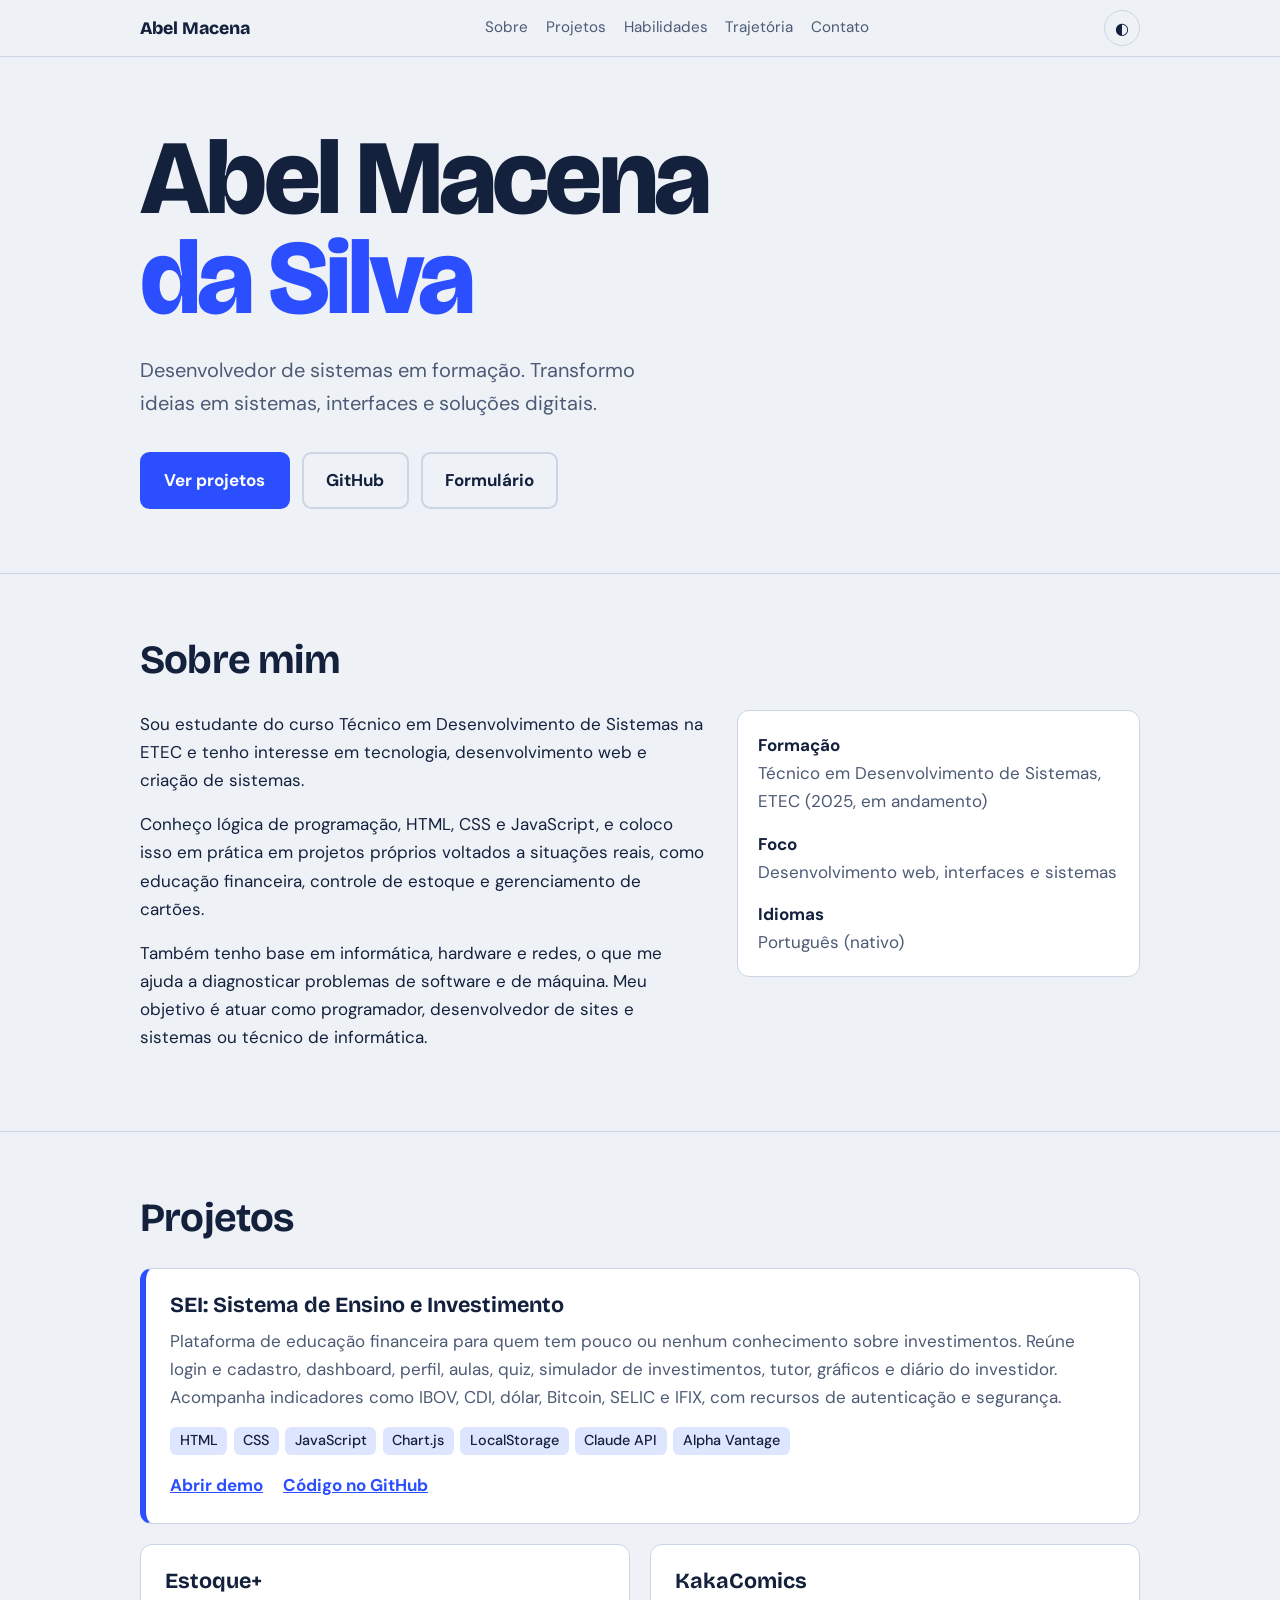
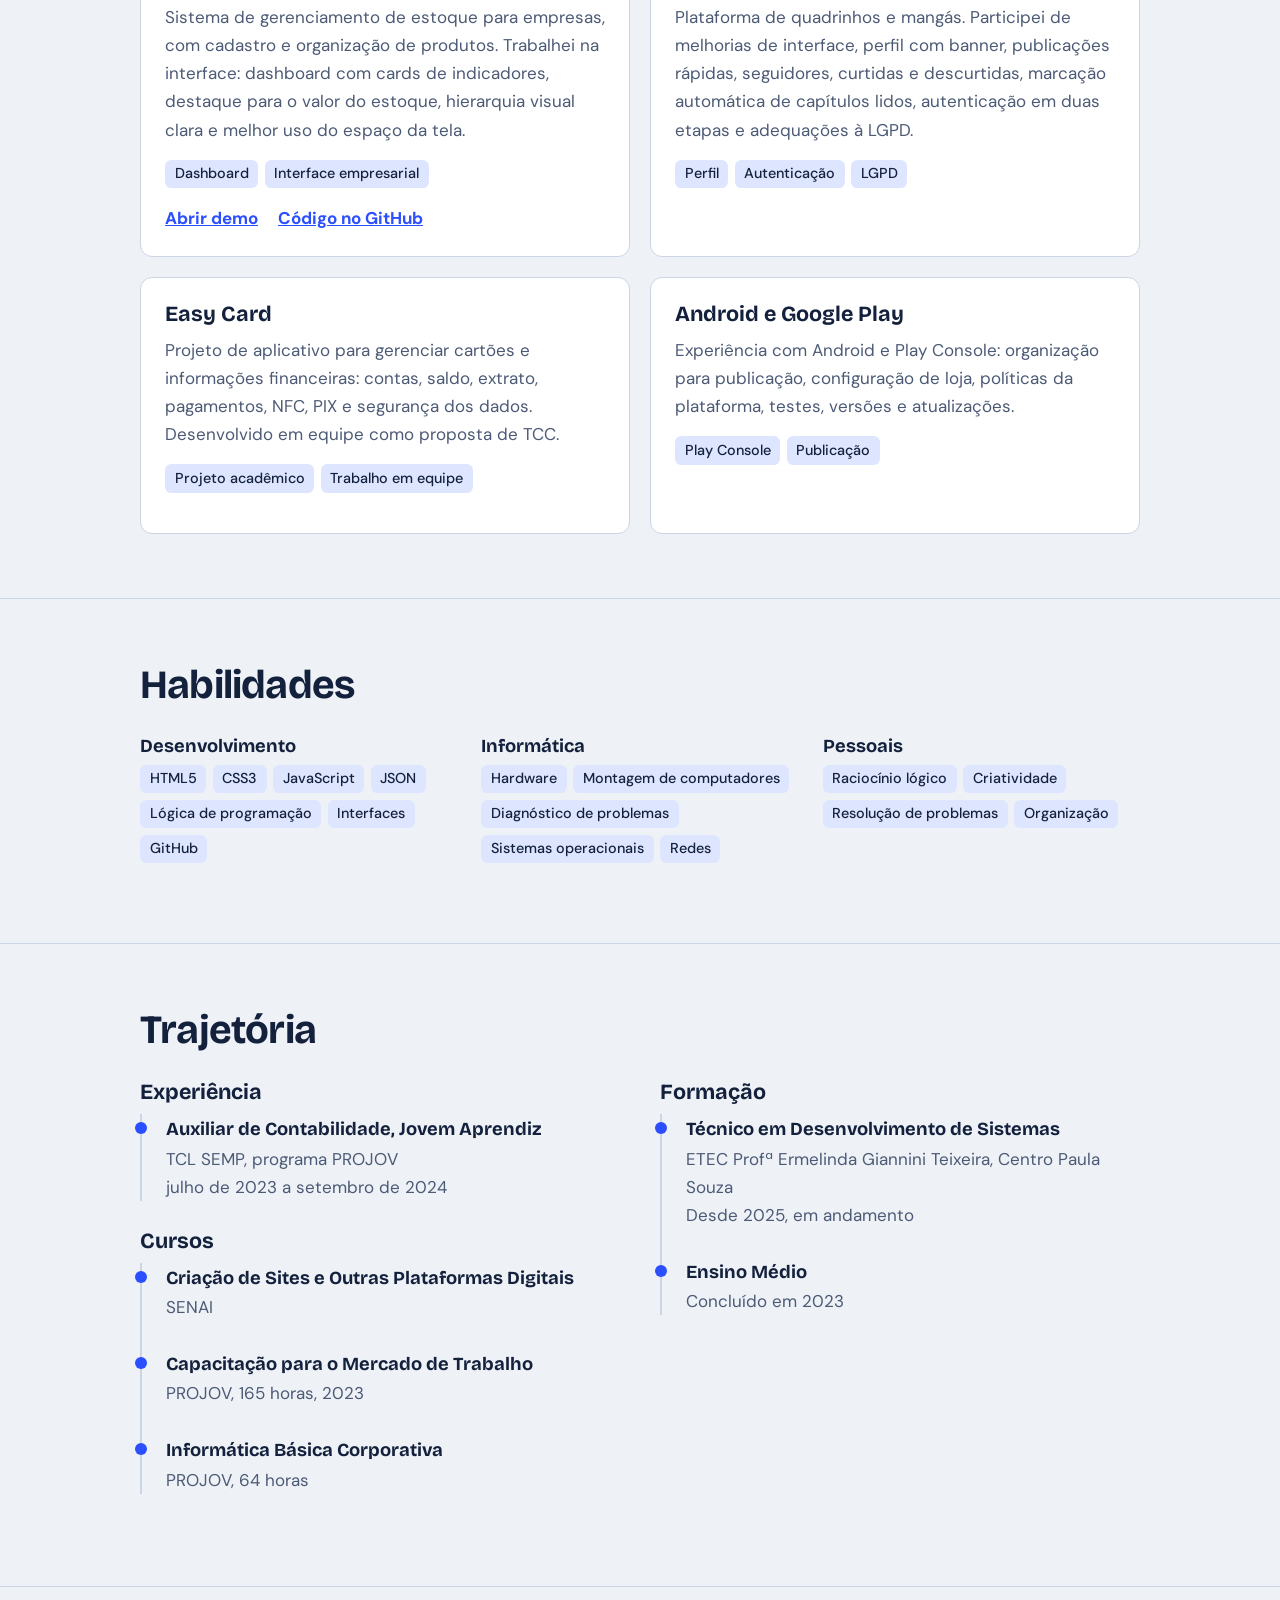
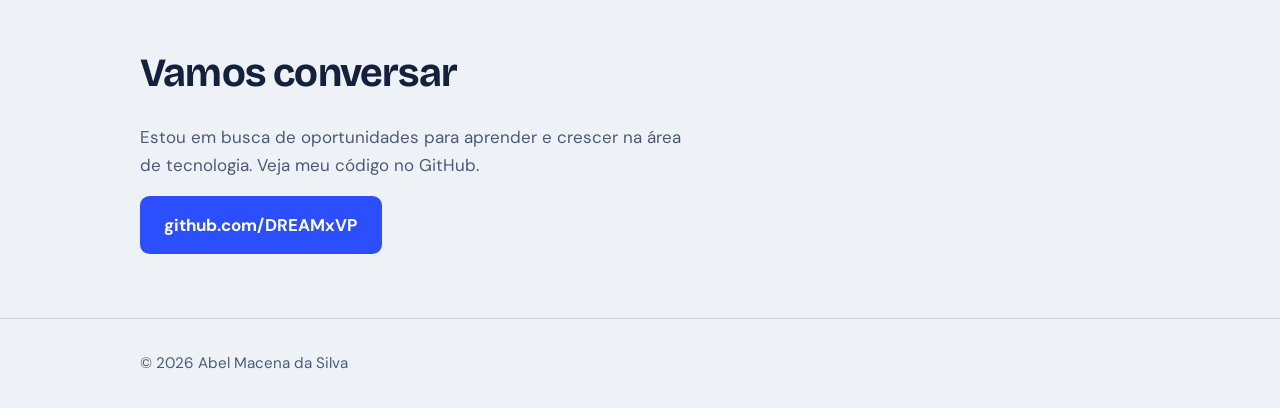
<file: index.html>
<!DOCTYPE html>
<html lang="pt-BR">
<head>
  <meta charset="utf-8">
  <meta name="viewport" content="width=device-width, initial-scale=1, viewport-fit=cover">
  <meta name="description" content="Abel Macena da Silva | Desenvolvedor de Sistemas em formação. Transformo ideias em sistemas, interfaces e soluções digitais.">
  <meta name="theme-color" content="#2B4EFF">

  <meta property="og:title" content="Abel Macena da Silva | Desenvolvedor de Sistemas">
  <meta property="og:description" content="Desenvolvedor de sistemas em formação. Transformo ideias em sistemas, interfaces e soluções digitais.">
  <meta property="og:type" content="website">
  <meta property="og:url" content="https://dreamxvp.github.io">

  <title>Abel Macena da Silva | Desenvolvedor de Sistemas em formação</title>

  <link rel="preconnect" href="https://fonts.googleapis.com">
  <link rel="preconnect" href="https://fonts.gstatic.com" crossorigin>
  <link href="https://fonts.googleapis.com/css2?family=Bricolage+Grotesque:wght@500;700;800&family=DM+Sans:wght@400;500;700&display=swap" rel="stylesheet">

  <link rel="stylesheet" href="./css/style.css">
</head>
<body>
<header class="nav">
  <div class="wrap">
    <a class="logo" href="#topo">Abel Macena</a>
    <nav aria-label="Seções">
      <a href="#sobre">Sobre</a>
      <a href="#projetos">Projetos</a>
      <a href="#habilidades">Habilidades</a>
      <a href="#trajetoria">Trajetória</a>
      <a href="#contato">Contato</a>
    </nav>
    <button id="theme" aria-label="Alternar tema claro e escuro">◐</button>
  </div>
</header>

<main id="topo">
  <div class="hero">
    <div class="wrap">
      <h1>Abel Macena <span>da Silva</span></h1>
      <p class="lead">Desenvolvedor de sistemas em formação. Transformo ideias em sistemas, interfaces e soluções digitais.</p>
      <div class="btns">
        <a class="btn p" href="#projetos">Ver projetos</a>
        <a class="btn s" href="https://github.com/DREAMxVP" target="_blank" rel="noopener">GitHub</a>
        <a class="btn s" href="Formulario.html" target="_blank" rel="noopener">Formulário</a>
      </div>
    </div>
  </div>

  <section id="sobre">
    <div class="wrap">
      <h2>Sobre mim</h2>
      <div class="about">
        <div>
          <p>Sou estudante do curso Técnico em Desenvolvimento de Sistemas na ETEC e tenho interesse em tecnologia, desenvolvimento web e criação de sistemas.</p>
          <p>Conheço lógica de programação, HTML, CSS e JavaScript, e coloco isso em prática em projetos próprios voltados a situações reais, como educação financeira, controle de estoque e gerenciamento de cartões.</p>
          <p>Também tenho base em informática, hardware e redes, o que me ajuda a diagnosticar problemas de software e de máquina. Meu objetivo é atuar como programador, desenvolvedor de sites e sistemas ou técnico de informática.</p>
        </div>
        <dl class="facts">
          <dt>Formação</dt>
          <dd>Técnico em Desenvolvimento de Sistemas, ETEC (2025, em andamento)</dd>
          <dt>Foco</dt>
          <dd>Desenvolvimento web, interfaces e sistemas</dd>
          <dt>Idiomas</dt>
          <dd>Português (nativo)</dd>
        </dl>
      </div>
    </div>
  </section>

  <section id="projetos">
    <div class="wrap">
      <h2>Projetos</h2>
      <div class="proj">
        <article class="card big">
          <h3>SEI: Sistema de Ensino e Investimento</h3>
          <p>Plataforma de educação financeira para quem tem pouco ou nenhum conhecimento sobre investimentos. Reúne login e cadastro, dashboard, perfil, aulas, quiz, simulador de investimentos, tutor, gráficos e diário do investidor. Acompanha indicadores como IBOV, CDI, dólar, Bitcoin, SELIC e IFIX, com recursos de autenticação e segurança.</p>
          <ul class="tags">
            <li>HTML</li>
            <li>CSS</li>
            <li>JavaScript</li>
            <li>Chart.js</li>
            <li>LocalStorage</li>
            <li>Claude API</li>
            <li>Alpha Vantage</li>
          </ul>
          <div class="links">
            <a href="https://dreamxvp.github.io/SEI-Sistema-de-Ensino-e-Investimento/" target="_blank" rel="noopener">Abrir demo</a>
            <a href="https://github.com/DREAMxVP/SEI-Sistema-de-Ensino-e-Investimento" target="_blank" rel="noopener">Código no GitHub</a>
          </div>
        </article>
        <article class="card">
          <h3>Estoque+</h3>
          <p>Sistema de gerenciamento de estoque para empresas, com cadastro e organização de produtos. Trabalhei na interface: dashboard com cards de indicadores, destaque para o valor do estoque, hierarquia visual clara e melhor uso do espaço da tela.</p>
          <ul class="tags">
            <li>Dashboard</li>
            <li>Interface empresarial</li>
          </ul>
          <div class="links">
            <a href="https://dreamxvp.github.io/DOC-ESTOQUE-/" target="_blank" rel="noopener">Abrir demo</a>
            <a href="https://github.com/DREAMxVP/DOC-ESTOQUE-" target="_blank" rel="noopener">Código no GitHub</a>
          </div>
        </article>
        <article class="card">
          <h3>KakaComics</h3>
          <p>Plataforma de quadrinhos e mangás. Participei de melhorias de interface, perfil com banner, publicações rápidas, seguidores, curtidas e descurtidas, marcação automática de capítulos lidos, autenticação em duas etapas e adequações à LGPD.</p>
          <ul class="tags">
            <li>Perfil</li>
            <li>Autenticação</li>
            <li>LGPD</li>
          </ul>
        </article>
        <article class="card">
          <h3>Easy Card</h3>
          <p>Projeto de aplicativo para gerenciar cartões e informações financeiras: contas, saldo, extrato, pagamentos, NFC, PIX e segurança dos dados. Desenvolvido em equipe como proposta de TCC.</p>
          <ul class="tags">
            <li>Projeto acadêmico</li>
            <li>Trabalho em equipe</li>
          </ul>
        </article>
        <article class="card">
          <h3>Android e Google Play</h3>
          <p>Experiência com Android e Play Console: organização para publicação, configuração de loja, políticas da plataforma, testes, versões e atualizações.</p>
          <ul class="tags">
            <li>Play Console</li>
            <li>Publicação</li>
          </ul>
        </article>
      </div>
    </div>
  </section>

  <section id="habilidades">
    <div class="wrap">
      <h2>Habilidades</h2>
      <div class="skills">
        <div>
          <h3>Desenvolvimento</h3>
          <ul class="tags">
            <li>HTML5</li>
            <li>CSS3</li>
            <li>JavaScript</li>
            <li>JSON</li>
            <li>Lógica de programação</li>
            <li>Interfaces</li>
            <li>GitHub</li>
          </ul>
        </div>
        <div>
          <h3>Informática</h3>
          <ul class="tags">
            <li>Hardware</li>
            <li>Montagem de computadores</li>
            <li>Diagnóstico de problemas</li>
            <li>Sistemas operacionais</li>
            <li>Redes</li>
          </ul>
        </div>
        <div>
          <h3>Pessoais</h3>
          <ul class="tags">
            <li>Raciocínio lógico</li>
            <li>Criatividade</li>
            <li>Resolução de problemas</li>
            <li>Organização</li>
          </ul>
        </div>
      </div>
    </div>
  </section>

  <section id="trajetoria">
    <div class="wrap">
      <h2>Trajetória</h2>
      <div class="two">
        <div>
          <h3>Experiência</h3>
          <ul class="tl">
            <li>
              <b>Auxiliar de Contabilidade, Jovem Aprendiz</b>
              <span>TCL SEMP, programa PROJOV<br>julho de 2023 a setembro de 2024</span>
            </li>
          </ul>
          <h3>Cursos</h3>
          <ul class="tl">
            <li>
              <b>Criação de Sites e Outras Plataformas Digitais</b>
              <span>SENAI</span>
            </li>
            <li>
              <b>Capacitação para o Mercado de Trabalho</b>
              <span>PROJOV, 165 horas, 2023</span>
            </li>
            <li>
              <b>Informática Básica Corporativa</b>
              <span>PROJOV, 64 horas</span>
            </li>
          </ul>
        </div>
        <div>
          <h3>Formação</h3>
          <ul class="tl">
            <li>
              <b>Técnico em Desenvolvimento de Sistemas</b>
              <span>ETEC Profª Ermelinda Giannini Teixeira, Centro Paula Souza<br>Desde 2025, em andamento</span>
            </li>
            <li>
              <b>Ensino Médio</b>
              <span>Concluído em 2023</span>
            </li>
          </ul>
        </div>
      </div>
    </div>
  </section>

  <section id="contato">
    <div class="wrap contact">
      <h2>Vamos conversar</h2>
      <p>Estou em busca de oportunidades para aprender e crescer na área de tecnologia. Veja meu código no GitHub.</p>
      <div class="btns">
        <a class="btn p" href="https://github.com/DREAMxVP" target="_blank" rel="noopener">github.com/DREAMxVP</a>
      </div>
    </div>
  </section>
</main>

<footer>
  <div class="wrap">© 2026 Abel Macena da Silva</div>
</footer>

<script src="./js/script.js"></script>
</body>
</html>
</file>
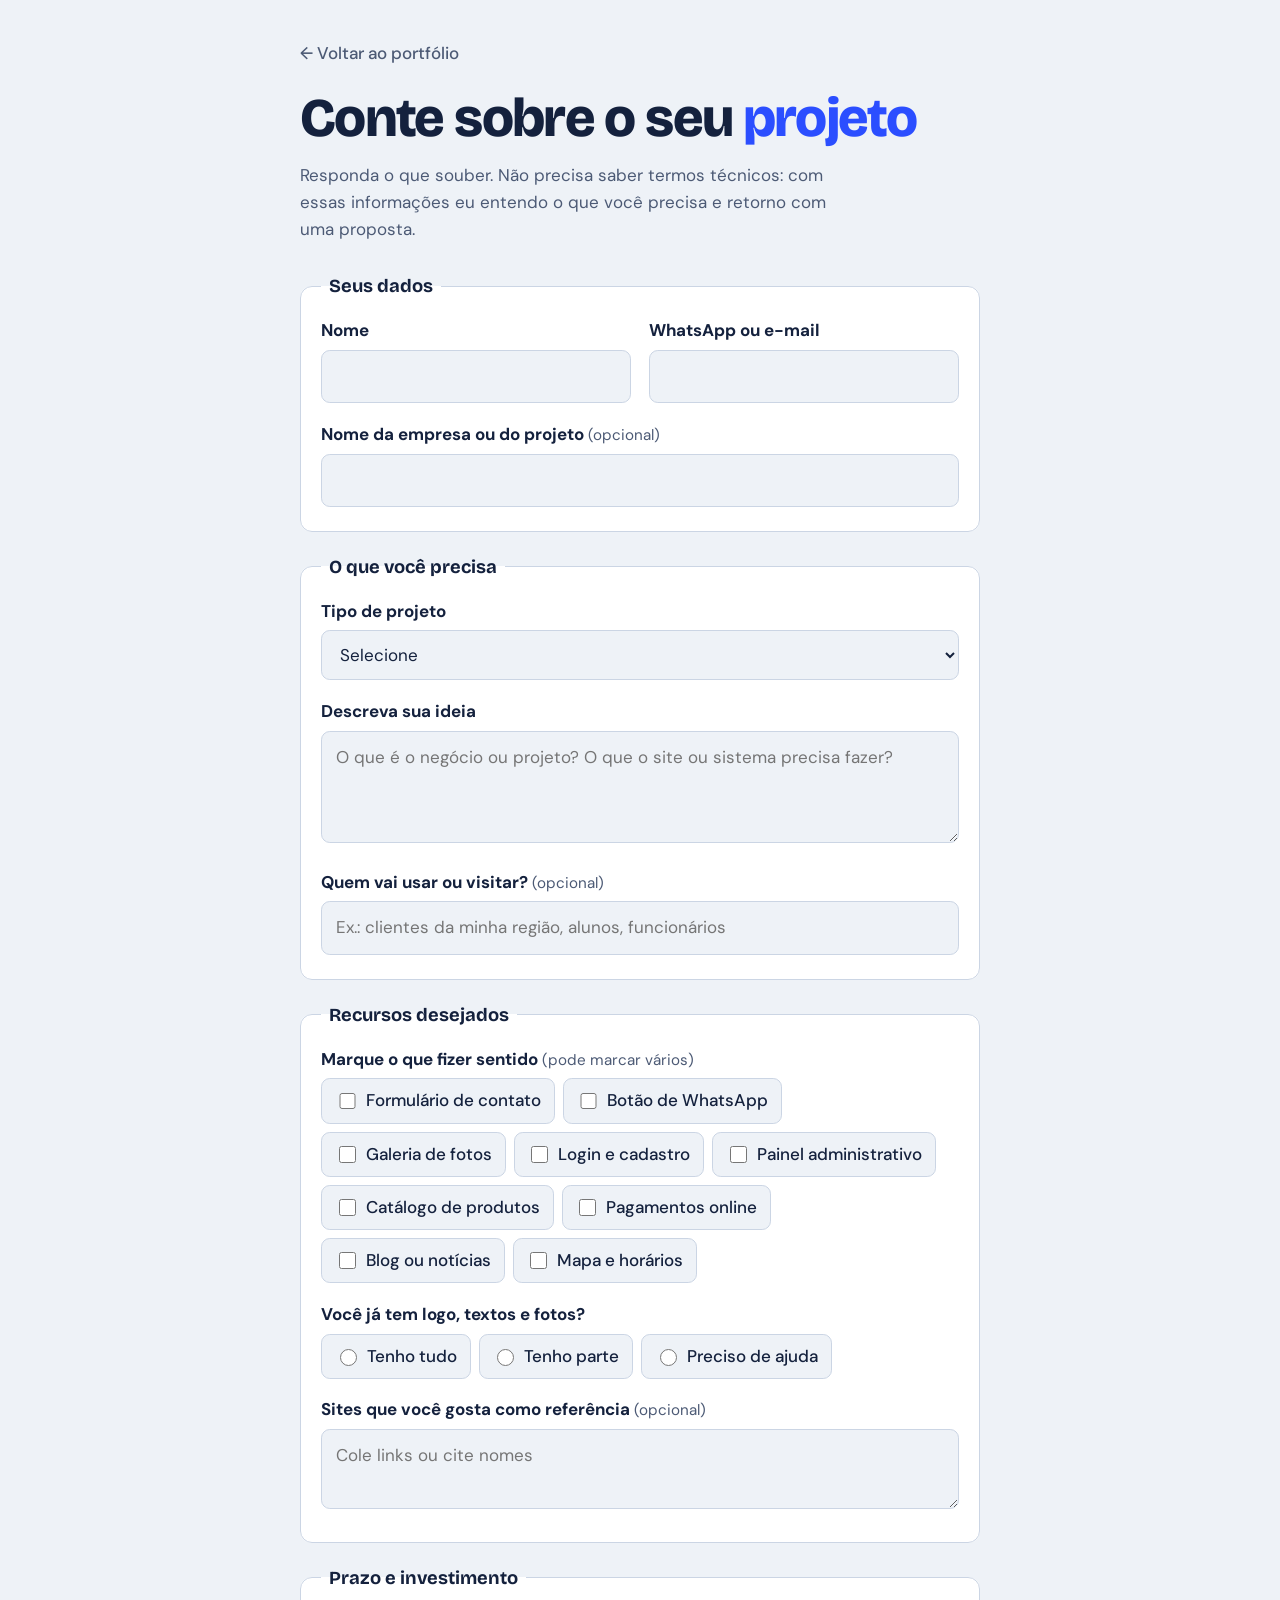
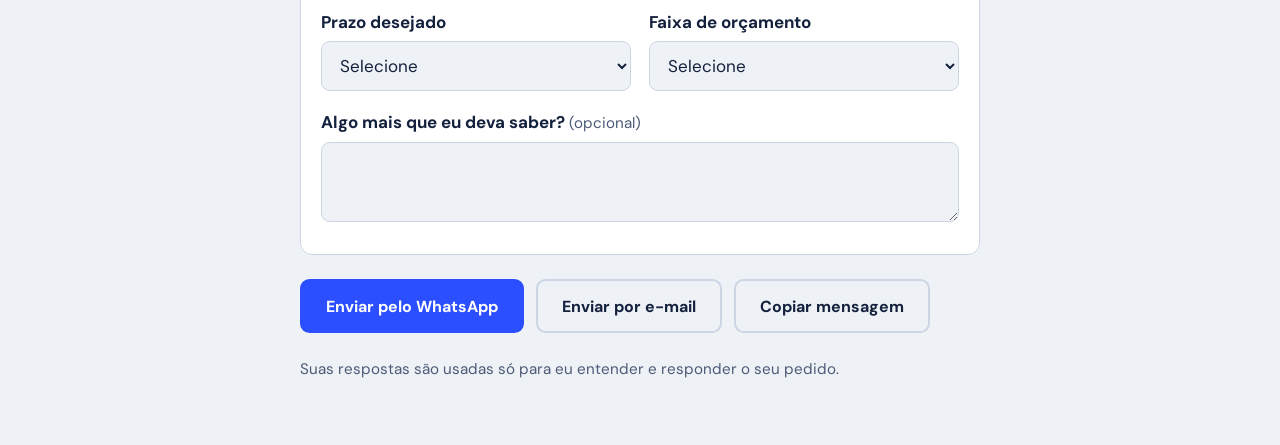
<file: Formulario.html>
<!DOCTYPE html>
<html lang="pt-BR">

<head>
   <meta charset="utf-8">
   <meta name="viewport" content="width=device-width, initial-scale=1, viewport-fit=cover">
   <title>Conte sobre seu projeto | Abel Macena da Silva</title>
   <meta name="description" content="Preencha o formulário e conte o que você precisa para o seu site ou projeto.">
   <link rel="preconnect" href="https://fonts.googleapis.com">
   <link rel="preconnect" href="https://fonts.gstatic.com" crossorigin>
   <link
      href="https://fonts.googleapis.com/css2?family=Bricolage+Grotesque:wght@700;800&family=DM+Sans:wght@400;500;700&display=swap"
      rel="stylesheet">
   <style>
      :root {
         --bg: #EEF2F7;
         --surface: #FFFFFF;
         --ink: #14213D;
         --muted: #4C5A75;
         --line: #CBD5E4;
         --accent: #2B4EFF;
         --accent-ink: #FFFFFF;
         --tag: #DDE5FF;
         --err: #B3261E;
         --head: 'Bricolage Grotesque', 'Trebuchet MS', sans-serif;
         --body: 'DM Sans', 'Segoe UI', Arial, sans-serif;
         box-sizing: border-box;
         padding-top: env(safe-area-inset-top, 0px);
         padding-bottom: env(safe-area-inset-bottom, 0px)
      }

      @media (prefers-color-scheme:dark) {
         :root:not([data-theme="light"]) {
            --bg: #0F1626;
            --surface: #172038;
            --ink: #E8EDF8;
            --muted: #9AA8C6;
            --line: #2A3757;
            --accent: #7C9BFF;
            --accent-ink: #0F1626;
            --tag: #22305A;
            --err: #FF8A80
         }
      }

      :root[data-theme="dark"] {
         --bg: #0F1626;
         --surface: #172038;
         --ink: #E8EDF8;
         --muted: #9AA8C6;
         --line: #2A3757;
         --accent: #7C9BFF;
         --accent-ink: #0F1626;
         --tag: #22305A;
         --err: #FF8A80
      }

      *,
      *::before,
      *::after {
         box-sizing: inherit
      }

      html {
         scroll-padding-top: env(safe-area-inset-top, 0px)
      }

      body {
         margin: 0;
         background: var(--bg);
         color: var(--ink);
         font: 400 1.0625rem/1.6 var(--body)
      }

      :focus-visible {
         outline: 3px solid var(--accent);
         outline-offset: 2px;
         border-radius: 4px
      }

      .wrap {
         max-width: 720px;
         margin: 0 auto;
         padding: 2.5rem 1.25rem 4rem
      }

      .back {
         display: inline-block;
         margin-bottom: 1.5rem;
         color: var(--muted);
         text-decoration: none;
         font-weight: 500
      }

      .back:hover {
         color: var(--ink)
      }

      h1 {
         font: 800 clamp(2.2rem, 8vw, 3.4rem)/1 var(--head);
         letter-spacing: -.03em;
         margin: 0 0 1rem
      }

      h1 span {
         color: var(--accent)
      }

      .intro {
         color: var(--muted);
         margin: 0 0 2rem;
         max-width: 34rem
      }

      form {
         display: grid;
         gap: 1.5rem
      }

      fieldset {
         border: 1px solid var(--line);
         background: var(--surface);
         border-radius: .75rem;
         padding: 1.25rem 1.25rem 1.5rem;
         margin: 0;
         display: grid;
         gap: 1.1rem
      }

      legend {
         font: 700 1.15rem var(--head);
         padding: 0 .5rem
      }

      label,
      .lbl {
         display: block;
         font-weight: 700;
         margin-bottom: .35rem
      }

      .hint {
         font-weight: 400;
         color: var(--muted);
         font-size: .95rem
      }

      input[type=text],
      input[type=tel],
      input[type=email],
      select,
      textarea {
         width: 100%;
         padding: .75rem .9rem;
         border: 1.5px solid var(--line);
         border-radius: .55rem;
         background: var(--bg);
         color: var(--ink);
         font: inherit
      }

      textarea {
         min-height: 7rem;
         resize: vertical
      }

      input:focus,
      select:focus,
      textarea:focus {
         border-color: var(--accent);
         outline: none;
         box-shadow: 0 0 0 3px var(--tag)
      }

      .opts {
         display: flex;
         flex-wrap: wrap;
         gap: .5rem
      }

      .opts label {
         margin: 0;
         font-weight: 500;
         display: inline-flex;
         align-items: center;
         gap: .45rem;
         border: 1.5px solid var(--line);
         border-radius: .55rem;
         padding: .5rem .8rem;
         cursor: pointer;
         background: var(--bg)
      }

      .opts label:has(input:checked) {
         border-color: var(--accent);
         background: var(--tag)
      }

      .opts input {
         accent-color: var(--accent);
         width: 1.05rem;
         height: 1.05rem
      }

      .row {
         display: grid;
         gap: 1.1rem
      }

      @media(min-width:640px) {
         .row {
            grid-template-columns: 1fr 1fr
         }
      }

      .hp {
         position: absolute;
         left: -9999px;
         height: 0;
         overflow: hidden
      }

      .err {
         color: var(--err);
         font-size: .95rem;
         margin: .3rem 0 0;
         display: none
      }

      .bad .err {
         display: block
      }

      .bad input,
      .bad select,
      .bad textarea {
         border-color: var(--err)
      }

      .btns {
         display: flex;
         flex-wrap: wrap;
         gap: .75rem
      }

      .btn {
         padding: .9rem 1.5rem;
         border-radius: .6rem;
         border: 2px solid var(--accent);
         font: 700 1rem var(--body);
         cursor: pointer;
         background: var(--accent);
         color: var(--accent-ink)
      }

      .btn.s {
         background: transparent;
         color: var(--ink);
         border-color: var(--line)
      }

      .btn:hover {
         border-color: var(--ink)
      }

      .note {
         color: var(--muted);
         font-size: .95rem;
         margin: 0
      }

      #result {
         display: none;
         background: var(--surface);
         border: 1px solid var(--line);
         border-left: 6px solid var(--accent);
         border-radius: .75rem;
         padding: 1.25rem
      }

      #result pre {
         white-space: pre-wrap;
         word-break: break-word;
         font: inherit;
         margin: .75rem 0 0;
         color: var(--muted)
      }
   </style>
</head>

<body>
   <div class="wrap">
      <a class="back" href="index.html">← Voltar ao portfólio</a>
      <h1>Conte sobre o seu <span>projeto</span></h1>
      <p class="intro">Responda o que souber. Não precisa saber termos técnicos: com essas informações eu entendo o que
         você precisa e retorno com uma proposta.</p>

      <form id="f" novalidate>
         <div class="hp" aria-hidden="true"><label>Não preencha <input type="text" name="site" tabindex="-1"
                  autocomplete="off"></label></div>

         <fieldset>
            <legend>Seus dados</legend>
            <div class="row">
               <div data-f><label for="nome">Nome</label><input type="text" id="nome" name="nome" autocomplete="name"
                     required>
                  <p class="err">Informe seu nome.</p>
               </div>
               <div data-f><label for="contato">WhatsApp ou e-mail</label><input type="text" id="contato" name="contato"
                     autocomplete="off" required>
                  <p class="err">Informe um contato para eu responder.</p>
               </div>
            </div>
            <div><label for="empresa">Nome da empresa ou do projeto <span class="hint">(opcional)</span></label><input
                  type="text" id="empresa" name="empresa" autocomplete="organization"></div>
         </fieldset>

         <fieldset>
            <legend>O que você precisa</legend>
            <div data-f><label for="tipo">Tipo de projeto</label>
               <select id="tipo" name="tipo" required>
                  <option value="">Selecione</option>
                  <option>Site institucional (apresentar minha empresa)</option>
                  <option>Portfólio pessoal ou profissional</option>
                  <option>Página de vendas / landing page</option>
                  <option>Catálogo ou loja virtual</option>
                  <option>Sistema web (cadastros, painel, controle)</option>
                  <option>Aplicativo Android</option>
                  <option>Melhoria em um site ou sistema que já existe</option>
                  <option>Ainda não sei / outro</option>
               </select>
               <p class="err">Escolha uma opção.</p>
            </div>
            <div data-f><label for="desc">Descreva sua ideia</label><textarea id="desc" name="desc" required
                  placeholder="O que é o negócio ou projeto? O que o site ou sistema precisa fazer?"></textarea>
               <p class="err">Conte um pouco sobre o que você quer.</p>
            </div>
            <div><label for="publico">Quem vai usar ou visitar? <span class="hint">(opcional)</span></label><input
                  type="text" id="publico" name="publico"
                  placeholder="Ex.: clientes da minha região, alunos, funcionários"></div>
         </fieldset>

         <fieldset>
            <legend>Recursos desejados</legend>
            <div><span class="lbl">Marque o que fizer sentido <span class="hint">(pode marcar vários)</span></span>
               <div class="opts">
                  <label><input type="checkbox" name="rec" value="Formulário de contato"> Formulário de contato</label>
                  <label><input type="checkbox" name="rec" value="Botão de WhatsApp"> Botão de WhatsApp</label>
                  <label><input type="checkbox" name="rec" value="Galeria de fotos"> Galeria de fotos</label>
                  <label><input type="checkbox" name="rec" value="Login e cadastro de usuários"> Login e
                     cadastro</label>
                  <label><input type="checkbox" name="rec" value="Painel administrativo"> Painel administrativo</label>
                  <label><input type="checkbox" name="rec" value="Catálogo de produtos"> Catálogo de produtos</label>
                  <label><input type="checkbox" name="rec" value="Pagamentos online"> Pagamentos online</label>
                  <label><input type="checkbox" name="rec" value="Blog ou notícias"> Blog ou notícias</label>
                  <label><input type="checkbox" name="rec" value="Mapa e horário de funcionamento"> Mapa e
                     horários</label>
               </div>
            </div>
            <div><span class="lbl">Você já tem logo, textos e fotos?</span>
               <div class="opts">
                  <label><input type="radio" name="mat" value="Tenho tudo pronto"> Tenho tudo</label>
                  <label><input type="radio" name="mat" value="Tenho parte do material"> Tenho parte</label>
                  <label><input type="radio" name="mat" value="Preciso de ajuda com o material"> Preciso de
                     ajuda</label>
               </div>
            </div>
            <div><label for="ref">Sites que você gosta como referência <span
                     class="hint">(opcional)</span></label><textarea id="ref" name="ref" style="min-height:4.5rem"
                  placeholder="Cole links ou cite nomes"></textarea></div>
         </fieldset>

         <fieldset>
            <legend>Prazo e investimento</legend>
            <div class="row">
               <div><label for="prazo">Prazo desejado</label>
                  <select id="prazo" name="prazo">
                     <option value="">Selecione</option>
                     <option>Urgente (até 1 semana)</option>
                     <option>Até 1 mês</option>
                     <option>De 1 a 3 meses</option>
                     <option>Sem pressa</option>
                  </select>
               </div>
               <div><label for="orc">Faixa de orçamento</label>
                  <select id="orc" name="orc">
                     <option value="">Selecione</option>
                     <option>Até R$ 500</option>
                     <option>R$ 500 a R$ 1.500</option>
                     <option>R$ 1.500 a R$ 3.000</option>
                     <option>Acima de R$ 3.000</option>
                     <option>Prefiro receber uma proposta</option>
                  </select>
               </div>
            </div>
            <div><label for="obs">Algo mais que eu deva saber? <span class="hint">(opcional)</span></label><textarea
                  id="obs" name="obs" style="min-height:4.5rem"></textarea></div>
         </fieldset>

         <div class="btns" id="btns"></div>
         <p class="note">Suas respostas são usadas só para eu entender e responder o seu pedido.</p>
         <div id="result" role="status" aria-live="polite"></div>
      </form>
   </div>

   <script>
      (function () {
         /* CONFIGURAÇÃO (Abel: preencha e salve)
            WHATSAPP: só números, com 55 + DDD, ex.: "5511999999999"
            EMAIL: seu e-mail para receber os pedidos, ex.: "voce@gmail.com" */
         var WHATSAPP = "+5511939175848";
         var EMAIL = "ams.macenasilva@gmail.com";

         var f = document.getElementById('f'), box = document.getElementById('btns'), res = document.getElementById('result');
         function val(n) {var e = f.elements[n]; return e && e.value ? e.value.trim() : ""}
         function many(n) {return Array.prototype.map.call(f.querySelectorAll('[name="' + n + '"]:checked'), function (i) {return i.value}).join(", ")}
         function build() {
            var l = ["*Novo pedido de projeto*", "", "*Nome:* " + val('nome'), "*Contato:* " + val('contato')];
            if (val('empresa')) l.push("*Empresa/projeto:* " + val('empresa'));
            l.push("", "*Tipo:* " + val('tipo'), "*Ideia:* " + val('desc'));
            if (val('publico')) l.push("*Público:* " + val('publico'));
            if (many('rec')) l.push("*Recursos:* " + many('rec'));
            if (many('mat')) l.push("*Material (logo, textos, fotos):* " + many('mat'));
            if (val('ref')) l.push("*Referências:* " + val('ref'));
            if (val('prazo')) l.push("*Prazo:* " + val('prazo'));
            if (val('orc')) l.push("*Orçamento:* " + val('orc'));
            if (val('obs')) l.push("*Observações:* " + val('obs'));
            return l.join("\n");
         }
         function ok() {
            if (val('site')) return false;
            var good = true, first = null;
            f.querySelectorAll('[data-f]').forEach(function (w) {
               var c = w.querySelector('input,select,textarea'); var bad = !c.value.trim();
               w.classList.toggle('bad', bad); if (bad) {good = false; first = first || c}
            });
            if (first) first.focus();
            return good;
         }
         function show(t, extra) {
            res.style.display = 'block';
            res.textContent = '';
            var s = document.createElement('strong'); s.textContent = extra; res.appendChild(s);
            var p = document.createElement('pre'); p.textContent = t; res.appendChild(p);
            res.scrollIntoView({behavior: 'smooth', block: 'nearest'});
         }
         function copy(t) {
            if (navigator.clipboard && navigator.clipboard.writeText) {return navigator.clipboard.writeText(t).then(function () {return true}, function () {return false})}
            return Promise.resolve(false);
         }
         function mk(txt, cls, fn) {var b = document.createElement('button'); b.type = 'button'; b.className = 'btn' + (cls ? ' ' + cls : ''); b.textContent = txt; b.addEventListener('click', function () {if (ok()) fn(build())}); box.appendChild(b)}
         if (WHATSAPP) mk('Enviar pelo WhatsApp', '', function (t) {window.open('https://wa.me/' + WHATSAPP + '?text=' + encodeURIComponent(t), '_blank', 'noopener'); show(t, 'Abrindo o WhatsApp. Se não abrir, copie a mensagem abaixo.')});
         if (EMAIL) mk('Enviar por e-mail', WHATSAPP ? 's' : '', function (t) {location.href = 'mailto:' + EMAIL + '?subject=' + encodeURIComponent('Pedido de projeto: ' + val('nome')) + '&body=' + encodeURIComponent(t.replace(/\*/g, '')); show(t, 'Abrindo seu aplicativo de e-mail.')});
         mk('Copiar mensagem', (WHATSAPP || EMAIL) ? 's' : '', function (t) {copy(t).then(function (c) {show(t, c ? 'Mensagem copiada. Envie para mim pelo meu contato.' : 'Copie a mensagem abaixo e envie para mim.')})});
         f.addEventListener('submit', function (e) {e.preventDefault()});
      })();
   </script>
</body>

</html>
</file>
<file: css/style.css>
:root {
  --bg: #EEF2F7;
  --surface: #FFFFFF;
  --ink: #14213D;
  --muted: #4C5A75;
  --line: #CBD5E4;
  --accent: #2B4EFF;
  --accent-ink: #FFFFFF;
  --tag: #DDE5FF;
  --head: 'Bricolage Grotesque', 'Trebuchet MS', sans-serif;
  --body: 'DM Sans', 'Segoe UI', Arial, sans-serif;
  box-sizing: border-box;
  padding-top: env(safe-area-inset-top, 0px);
  padding-bottom: env(safe-area-inset-bottom, 0px);
}

@media (prefers-color-scheme: dark) {
  :root:not([data-theme="light"]) {
    --bg: #0F1626;
    --surface: #172038;
    --ink: #E8EDF8;
    --muted: #9AA8C6;
    --line: #2A3757;
    --accent: #7C9BFF;
    --accent-ink: #0F1626;
    --tag: #22305A;
  }
}

:root[data-theme="dark"] {
  --bg: #0F1626;
  --surface: #172038;
  --ink: #E8EDF8;
  --muted: #9AA8C6;
  --line: #2A3757;
  --accent: #7C9BFF;
  --accent-ink: #0F1626;
  --tag: #22305A;
}

html {
  scroll-padding-top: env(safe-area-inset-top, 0px);
  scroll-behavior: smooth;
}

*, *::before, *::after {
  box-sizing: inherit;
}

body {
  margin: 0;
  background: var(--bg);
  color: var(--ink);
  font: 400 1.0625rem/1.65 var(--body);
}

a {
  color: inherit;
}

:focus-visible {
  outline: 3px solid var(--accent);
  outline-offset: 3px;
  border-radius: 4px;
}

.wrap {
  max-width: 1040px;
  margin: 0 auto;
  padding: 0 1.25rem;
}

header.nav {
  position: sticky;
  top: env(safe-area-inset-top, 0px);
  z-index: 5;
  background: var(--bg);
  border-bottom: 1px solid var(--line);
}

.nav .wrap {
  display: flex;
  align-items: center;
  justify-content: space-between;
  gap: 1rem;
  height: 3.5rem;
}

.nav nav {
  display: flex;
  gap: 1.1rem;
  overflow-x: auto;
  font-size: .95rem;
}

.nav nav a {
  text-decoration: none;
  color: var(--muted);
  white-space: nowrap;
}

.nav nav a:hover {
  color: var(--ink);
}

.logo {
  font: 800 1.1rem var(--head);
  text-decoration: none;
  white-space: nowrap;
}

#theme {
  background: none;
  border: 1px solid var(--line);
  color: var(--ink);
  border-radius: 999px;
  width: 2.25rem;
  height: 2.25rem;
  cursor: pointer;
  font-size: 1rem;
  flex: none;
}

.hero {
  padding: 4.5rem 0 4rem;
  border-bottom: 1px solid var(--line);
}

.hero h1 {
  font: 800 clamp(2.9rem, 10vw, 6.6rem) / .95 var(--head);
  letter-spacing: -.035em;
  margin: 0 0 1.5rem;
  animation: in .7s ease-out both;
}

.hero h1 span {
  display: block;
  color: var(--accent);
}

.hero p.lead {
  font-size: 1.25rem;
  max-width: 34rem;
  margin: 0 0 2rem;
  color: var(--muted);
}

.btns {
  display: flex;
  flex-wrap: wrap;
  gap: .75rem;
}

.btn {
  display: inline-block;
  padding: .8rem 1.4rem;
  border-radius: .6rem;
  font-weight: 700;
  text-decoration: none;
  border: 2px solid var(--accent);
}

.btn.p {
  background: var(--accent);
  color: var(--accent-ink);
}

.btn.s {
  color: var(--ink);
  border-color: var(--line);
}

.btn:hover {
  border-color: var(--ink);
}

@keyframes in {
  from {
    opacity: 0;
    transform: translateY(14px);
  }
  to {
    opacity: 1;
    transform: none;
  }
}

@media (prefers-reduced-motion: reduce) {
  .hero h1 {
    animation: none;
  }
  html {
    scroll-behavior: auto;
  }
}

section {
  padding: 4rem 0;
  border-bottom: 1px solid var(--line);
}

h2 {
  font: 700 clamp(1.8rem, 5vw, 2.5rem) / 1.1 var(--head);
  letter-spacing: -.02em;
  margin: 0 0 1.75rem;
}

h3 {
  font: 700 1.35rem / 1.2 var(--head);
  margin: 0 0 .5rem;
}

.about {
  display: grid;
  gap: 2rem;
}

@media (min-width: 800px) {
  .about {
    grid-template-columns: 1.4fr 1fr;
  }
}

.about p {
  max-width: 38rem;
  margin: 0 0 1rem;
}

.facts {
  margin: 0;
  padding: 1.25rem;
  background: var(--surface);
  border: 1px solid var(--line);
  border-radius: .75rem;
  align-self: start;
}

.facts dt {
  font-weight: 700;
  margin-top: .9rem;
}

.facts dt:first-child {
  margin-top: 0;
}

.facts dd {
  margin: 0;
  color: var(--muted);
}

.proj {
  display: grid;
  gap: 1.25rem;
}

@media (min-width: 800px) {
  .proj {
    grid-template-columns: 1fr 1fr;
  }
  .proj .big {
    grid-column: 1 / -1;
  }
}

.card {
  background: var(--surface);
  border: 1px solid var(--line);
  border-radius: .75rem;
  padding: 1.5rem;
}

.card.big {
  border-left: 6px solid var(--accent);
}

.card p {
  margin: .25rem 0 1rem;
  color: var(--muted);
}

.tags {
  display: flex;
  flex-wrap: wrap;
  gap: .4rem;
  padding: 0;
  margin: 0 0 1rem;
  list-style: none;
}

.tags li {
  background: var(--tag);
  border-radius: .4rem;
  padding: .15rem .6rem;
  font-size: .9rem;
  font-weight: 500;
}

.links {
  display: flex;
  gap: 1.25rem;
  flex-wrap: wrap;
  font-weight: 700;
}

.links a {
  color: var(--accent);
}

.skills {
  display: grid;
  gap: 1.5rem;
}

@media (min-width: 800px) {
  .skills {
    grid-template-columns: repeat(3, 1fr);
  }
}

.skills h3 {
  font-size: 1.15rem;
}

.tl {
  list-style: none;
  margin: 0;
  padding: 0 0 0 1.5rem;
  border-left: 2px solid var(--line);
}

.tl li {
  position: relative;
  margin-bottom: 1.75rem;
}

.tl li::before {
  content: "";
  position: absolute;
  left: calc(-1.5rem - 7px);
  top: .5rem;
  width: 12px;
  height: 12px;
  border-radius: 50%;
  background: var(--accent);
}

.tl b {
  display: block;
  font-family: var(--head);
  font-size: 1.15rem;
}

.tl span {
  color: var(--muted);
}

.two {
  display: grid;
  gap: 2.5rem;
}

@media (min-width: 800px) {
  .two {
    grid-template-columns: 1fr 1fr;
  }
}

.contact {
  text-align: left;
}

.contact p {
  max-width: 34rem;
  color: var(--muted);
}

footer {
  padding: 2rem 0;
  color: var(--muted);
  font-size: .95rem;
}
</file>
